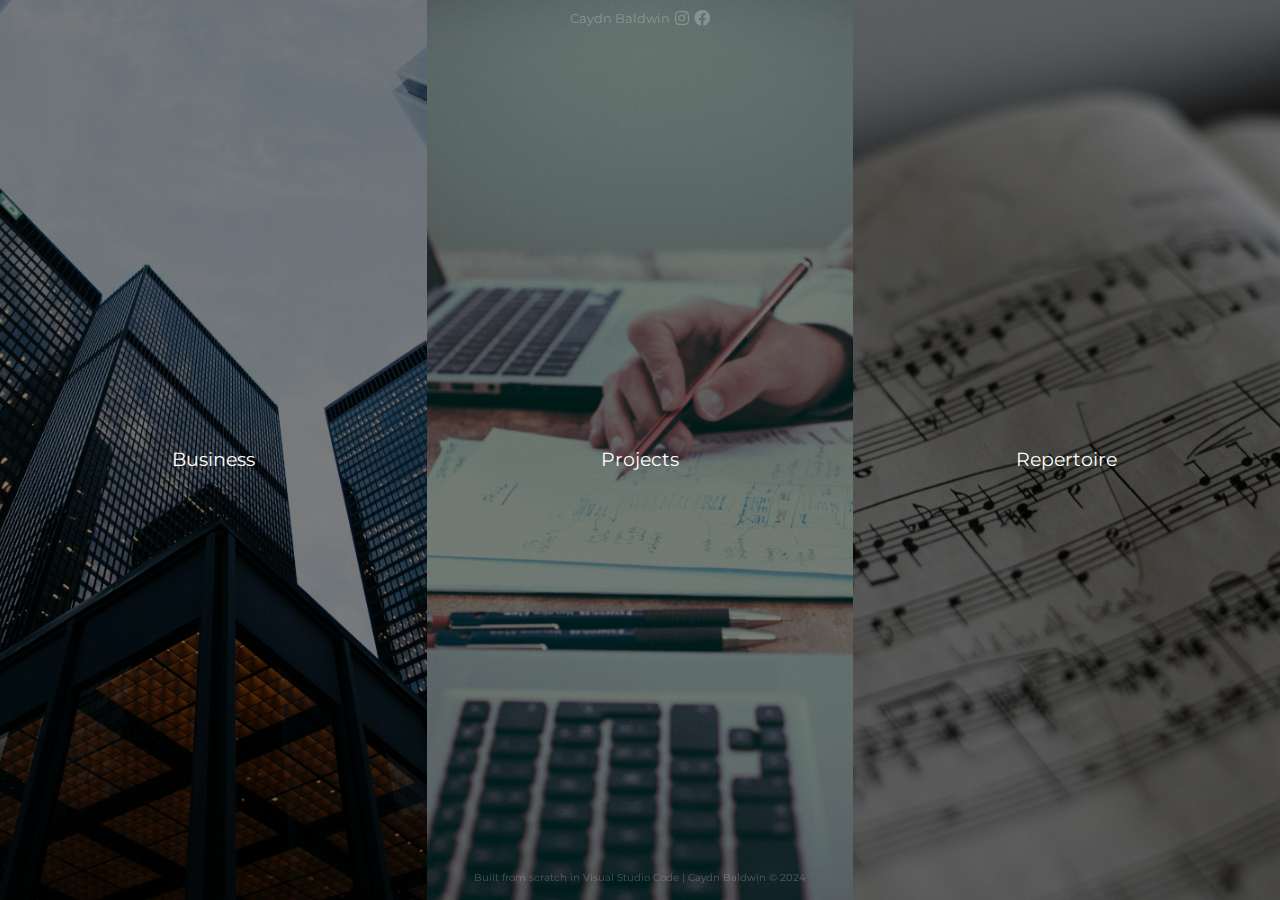
<file: index.html>
<!DOCTYPE html>
<html lang="en">
<head>
    <meta charset="UTF-8">
    <meta name="viewport" content="width=device-width, initial-scale=1.0">
    <title>caydnbaldwin.com</title> <!-- tab title -->
    <link rel="icon" type="image/x-icon" href="assets/headshot8.ico"> <!-- tab icon -->
    <link rel="stylesheet" href="css/index.css"> <!-- stylesheet -->
    <link rel="stylesheet" href="css/header-footer.css">
    <!-- google fonts: montserrat -->
    <link rel="preconnect" href="https://fonts.googleapis.com"> <!-- preconnect for montserrat -->
    <link rel="preconnect" href="https://fonts.gstatic.com" crossorigin> <!-- preconnect for montserrat with crossorigin -->
    <link href="https://fonts.googleapis.com/css2?family=Montserrat:ital,wght@0,100..900;1,100..900&display=swap" rel="stylesheet"> <!-- montserrat font -->
    <!-- font awesome -->
    <link rel="stylesheet" href="https://cdnjs.cloudflare.com/ajax/libs/font-awesome/6.0.0-beta3/css/all.min.css">
    <!-- preview -->
    <meta property="og:title" content="Caydn Baldwin" />
    <meta property="og:description" content="Caydn Baldwin's personal website." />
    <meta property="og:image" content="/assets/thumbnail.jpg" />
    <meta property="og:url" content="https://caydnbaldwin.com" />
    <meta property="og:type" content="website" />
</head>

<body>
    <!-- header -->
    <header>
        <a href="/index.html" id="header-title"><p>Caydn Baldwin</p></a>
        <!-- instagram -->
        <a href="https://www.instagram.com/caydnbaldwin/" class="nav-fabcons" target="_blank"><i class="fa-brands fa-instagram"></i></a>
        <!-- facebook -->
        <a href="https://www.facebook.com/caydn.baldwin/" class="nav-fabcons" target="_blank"><i class="fa-brands fa-facebook"></i></a>
    </header>

    <!-- main -->
    <main>
        <!-- business -->
        <div class="section section-business">
            <div class="background"></div>
            <div class="title-container">
                <a href="https://www.linkedin.com/in/caydnbaldwin/" target="_blank"><h2 class="title">Business</h2></a>
            </div>
            <div class="content-container">
                <a class="fabcons" href="https://www.linkedin.com/in/caydnbaldwin/" target="_blank">
                    <i class="fab fa-brands fa-linkedin" aria-hidden="true"></i>
                </a>
            </div>
        </div>
        <!-- projects -->
        <div class="section section-projects">
            <div class="background"></div>
            <div class="title-container">
                <a href="https://github.com/caydnbaldwin/" target="_blank"><h2 class="title">Projects</h2></a>
                
            </div>
            <div class="content-container">
                <a class="fabcons" href="https://github.com/caydnbaldwin/" target="_blank">
                    <i class="fab fa-github" aria-hidden="true"></i>
                </a>
            </div>
        </div>
        <!-- repertoire -->
        <div class="section section-repertoire">
            <div class="background"></div>
            <div class="title-container">
                <a href="html/repertoire.html"><h2 class="title">Repertoire</h2></a>
            </div>
            <div class="content-container">
                <a class="fabcons" href="html/repertoire.html">
                    <i class="fa-solid fa-music" aria-hidden="true"></i>
                </a>
            </div>
        </div>
    </main>

    <!-- footer -->
    <footer>
        <p>Built from scratch in Visual Studio Code | Caydn Baldwin &copy; 2024</p>
    </footer>

</body>
</html>
</file>
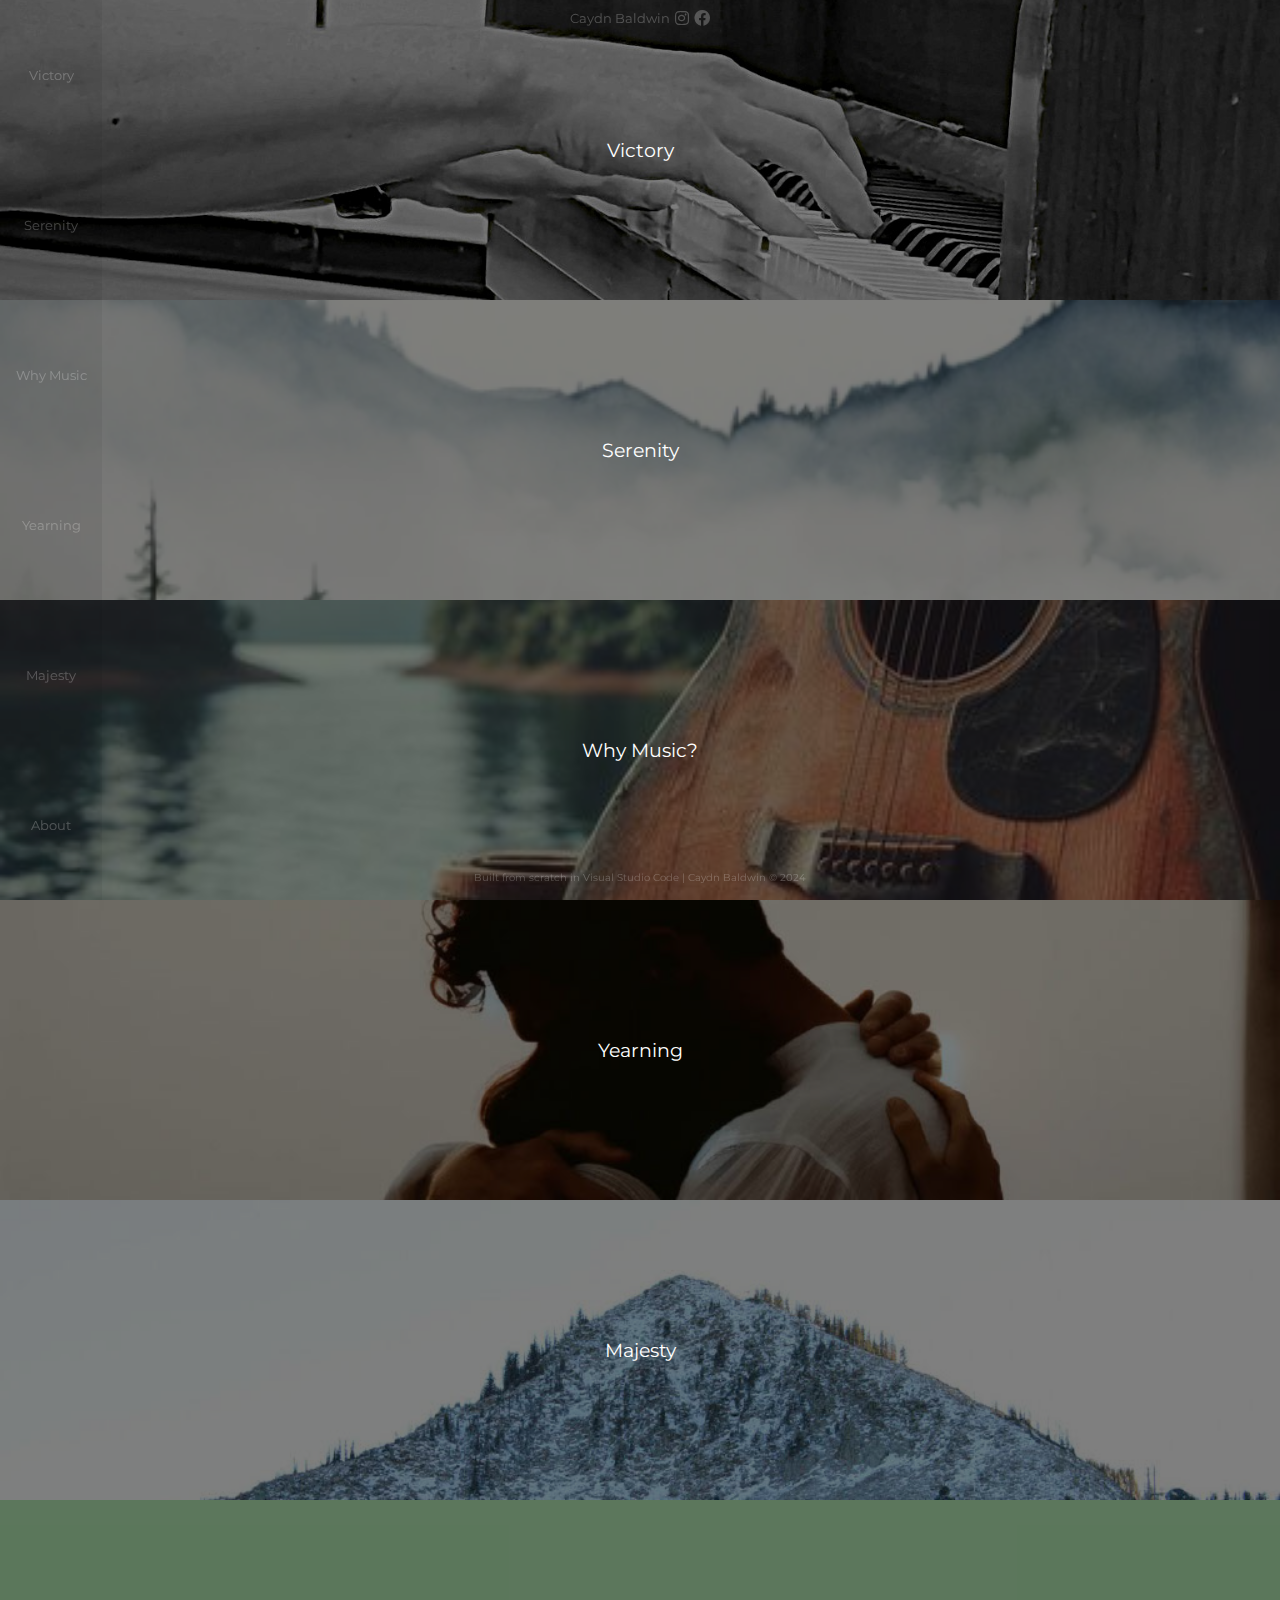
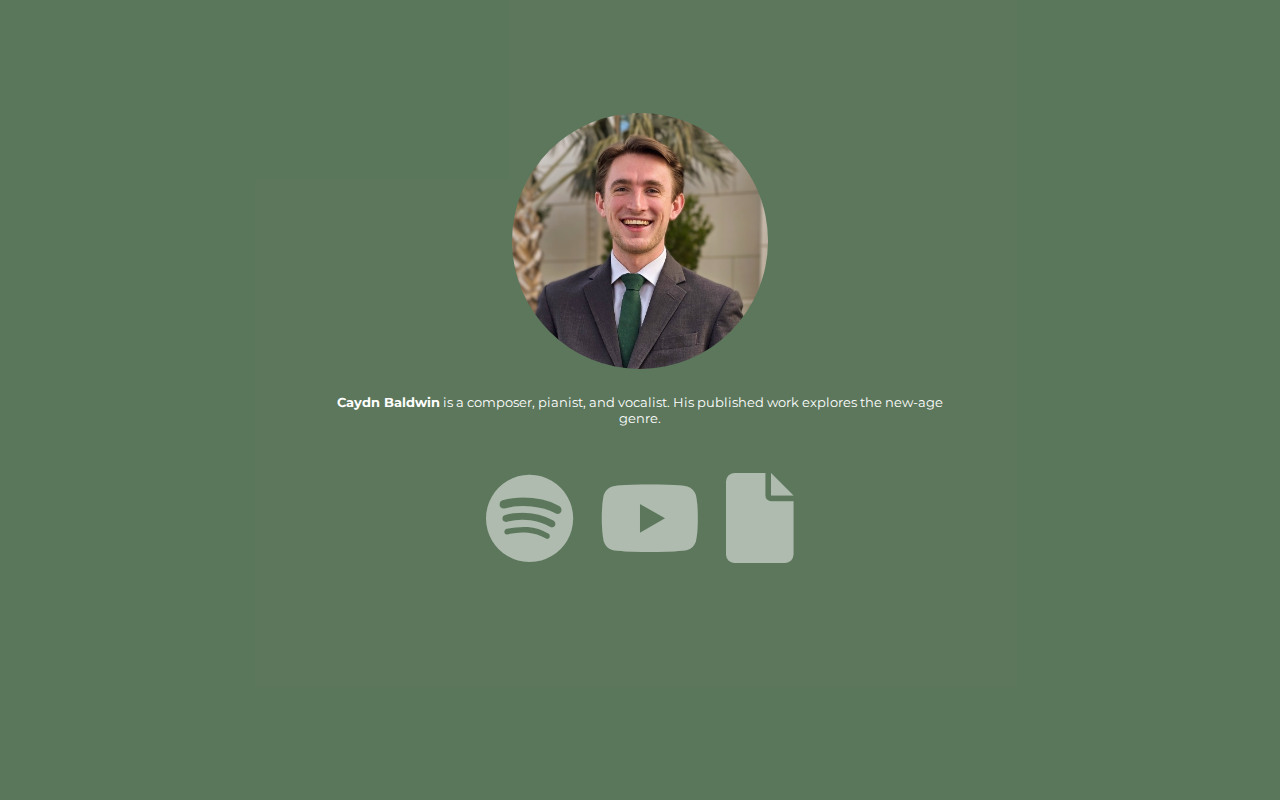
<file: html/repertoire.html>
<!DOCTYPE html>
<html lang="en">
<head>
    <meta charset="UTF-8">
    <meta name="viewport" content="width=device-width, initial-scale=1.0">
    <title>caydnbaldwin.com | repertoire</title> <!-- tab title -->
    <link rel="icon" type="image/x-icon" href="/assets/headshot8.ico"> <!-- tab icon -->
    <link rel="stylesheet" href="/css/repertoire.css">
    <link rel="stylesheet" href="/css/header-footer.css">
    <!-- google fonts: montserrat -->
    <link rel="preconnect" href="https://fonts.googleapis.com"> <!-- preconnect for montserrat -->
    <link rel="preconnect" href="https://fonts.gstatic.com" crossorigin> <!-- preconnect for montserrat with crossorigin -->
    <link href="https://fonts.googleapis.com/css2?family=Montserrat:ital,wght@0,100..900;1,100..900&display=swap" rel="stylesheet"> <!-- montserrat font -->
    <!-- font awesome -->
    <link rel="stylesheet" href="https://cdnjs.cloudflare.com/ajax/libs/font-awesome/6.0.0-beta3/css/all.min.css">
</head>

<body>
    <!-- header -->
    <header>
        <a href="/index.html" id="header-title"><p>Caydn Baldwin</p></a>
        <!-- instagram -->
        <a href="https://www.instagram.com/caydnbaldwin/" class="nav-fabcons" target="_blank"><i class="fa-brands fa-instagram"></i></a>
        <!-- facebook -->
        <a href="https://www.facebook.com/caydn.baldwin/" class="nav-fabcons" target="_blank"><i class="fa-brands fa-facebook"></i></a>
    </header>

    <!-- main -->
    <main>
        <!-- victory -->
        <div id="section-victory" class="section section-victory">
            <div class="background"></div>
            <div class="title-container">
                <h2 class="title">Victory</h2>
            </div>
            <div class="content-container">
                <div class="fabcons-container">
                    <!-- spotify -->
                    <a href="https://open.spotify.com/track/4yWlLsC3dydClur3n4wtuk?si=0056180bc8354143" class="fabcons" target="_blank"><i class="fa-brands fa-spotify"></i></a>
                    <!-- youtube -->
                    <a href="https://youtu.be/MF9cdiGV2Ug?feature=shared" class="fabcons" target="_blank"><i class="fa-brands fa-youtube"></i></a>
                    <!-- sheet music -->
                    <a href="https://www.musicnotes.com/marketplace/sheetmusic/MK0086140" class="fabcons" target="_blank"><i class="fa-solid fa-file"></i></a>
                </div>
            </div>
        </div>
        <!-- serenity -->
        <div id="section-serenity" class="section section-serenity">
            <div class="background"></div>
            <div class="title-container">
                <h2 class="title">Serenity</h2>
            </div>
            <div class="content-container">
                <div class="fabcons-container">
                    <!-- spotify -->
                    <a href="https://open.spotify.com/track/688DQmd61Ouqdvsh7Bz1fW?si=2d3f8a170ccd4e71" class="fabcons" target="_blank"><i class="fa-brands fa-spotify"></i></a>
                    <!-- youtube -->
                    <a href="https://youtu.be/RZN_meHawyE?feature=shared" class="fabcons" target="_blank"><i class="fa-brands fa-youtube"></i></a>
                </div>
            </div>
        </div>
        <!-- why music -->
        <div id="section-why-music" class="section section-why-music">
            <div class="background"></div>
            <div class="title-container">
                <h2 class="title">Why Music?</h2>
            </div>
            <div class="content-container">
                <div class="fabcons-container">
                    <!-- spotify -->
                    <a href="https://open.spotify.com/track/4Bb9Qp0OblbQzczk1yMPOn?si=feee1faabe6d4115" class="fabcons" target="_blank"><i class="fa-brands fa-spotify"></i></a>
                    <!-- youtube -->
                    <a href="https://youtu.be/nJFwys7LeRA?feature=shared" class="fabcons" target="_blank"><i class="fa-brands fa-youtube"></i></a>
                </div>
            </div>
        </div>
        <!-- yearning -->
        <div id="section-yearning" class="section section-yearning">
            <div class="background"></div>
            <div class="title-container">
                <h2 class="title">Yearning</h2>
            </div>
            <div class="content-container">
                <div class="fabcons-container">
                    <!-- spotify -->
                    <a href="https://open.spotify.com/track/7y3BwTcsbR6SAbX8KchX7S?si=c862692e1aa64038" class="fabcons" target="_blank"><i class="fa-brands fa-spotify"></i></a>
                    <!-- youtube -->
                    <a href="https://youtu.be/C_z4kdSZwog?feature=shared" class="fabcons" target="_blank"><i class="fa-brands fa-youtube"></i></a>
                </div>
            </div>
        </div>
        <!-- majesty -->
        <div id="section-majesty" class="section section-majesty">
            <div class="background"></div>
            <div class="title-container">
                <h2 class="title">Majesty</h2>
            </div>
            <div class="content-container">
                <div class="fabcons-container">
                    <!-- spotify -->
                    <a href="https://open.spotify.com/track/3TytB8ncN2jCNJRe2hxsxX?si=ed00789c48a04789" class="fabcons" target="_blank"><i class="fa-brands fa-spotify"></i></a>
                    <!-- youtube -->
                    <a href="https://youtu.be/tL6jQk59nEk?feature=shared" class="fabcons" target="_blank"><i class="fa-brands fa-youtube"></i></a>
                    <!-- sheet music -->
                    <a href="https://www.musicnotes.com/marketplace/sheetmusic/MK0052837" class="fabcons" target="_blank"><i class="fa-solid fa-file"></i></a>
                </div>
            </div>
        </div>

        <div id="section-about" class="section-about">
            <div class="content-container-about">
                <img src="/assets/headshot8.jpg" alt="">
                <p><span>Caydn Baldwin</span> is a composer, pianist, and vocalist. His published work explores the new-age genre.</p>
                <div class="fabcons-container-about">
                    <!-- spotify -->
                    <a href="https://open.spotify.com/artist/0aiiIbuV6vz8ZsPbDffiGa?si=RcW5moMRSKytjVw3E8YKjA" class="fabcons" target="_blank"><i class="fa-brands fa-spotify"></i></a>
                    <!-- youtube -->
                    <a href="https://www.youtube.com/@CaydnBaldwin" class="fabcons" target="_blank"><i class="fa-brands fa-youtube"></i></a>
                    <!-- sheet music -->
                    <a href="https://www.musicnotes.com/marketplace/creator/5062/caydn-baldwin/" class="fabcons" target="_blank"><i class="fa-solid fa-file"></i></a>
                </div>
            </div>
        </div>

        <nav class="navbar">
            <a href="#section-victory" class="nav-victory">Victory</a>
            <a href="#section-serenity" class="nav-serenity">Serenity</a>
            <a href="#section-why-music" class="nav-why-music">Why Music</a>
            <a href="#section-yearning" class="nav-yearning">Yearning</a>
            <a href="#section-majesty" class="nav-majesty">Majesty</a>
            <a href="#section-about" class="nav-about">About</a>
        </nav>    
    </main>

    <!-- footer -->
    <footer>
        <p>Built from scratch in Visual Studio Code | Caydn Baldwin &copy; 2024</p>
    </footer>

</body>
</html>
</file>
<file: css/header-footer.css>
/* global */
body {
    font-family: 'Montserrat', sans-serif;
    margin: 0;
    padding: 0;
    height: 100vh;
    width: 100vw;
}

/* header */
header {
    position: fixed;
    margin: 0;
    padding: 0;
    top: 0;
    width: 100vw;
    height: 4vh;
    display: flex;
    justify-content: center;
    align-items: center;
    z-index: 1001;
    background-color: rgba(0, 0, 0, 0);
}

header a {
    text-decoration: none;
}

#header-title {
    color: rgba(255, 255, 255, 0.25);
    font-size: smaller;
    font-weight: 400;
}

#header-title:hover {
    color: white;
    font-weight: bold;
}

.nav-fabcons {
    color: rgba(255, 255, 255, 0.25);
    padding-left: 5px;
}

.nav-fabcons:hover {
    color: white;
    font-size: large;
}

/* footer styles */
footer {
    position: fixed;
    margin: 0;
    padding: 0;
    bottom: 0;
    width: 100vw;
    height: 5vh;
    display: flex;
    justify-content: center;
    align-items: center;
    z-index: 2;
}

footer p {
    padding: 0;
    margin: 0;
    font-size: x-small;
    font-weight: 400;
    color: rgba(255, 255, 255, 0.25);
}
</file>
<file: css/index.css>
/* reset scrollbar */
::-webkit-scrollbar {
    width: 0px;
    background: transparent;
}

/* main */
main {
    display: flex;
    flex-direction: row;
    justify-content: space-around;
    align-items: center;
    height: 100vh;
    width: 100vw;
    overflow: hidden;
    background-color: rgba(37, 75, 37, 0.5);
}

/* section */
.section {
    width: calc(100vw/3);
    height: 100vh;
    position: relative;
    overflow: hidden;
}

.section a {
    text-decoration: none;
}

.background {
    position: absolute;
    top: 0;
    left: 0;
    width: 100%;
    height: 100%;
    transition: all 0.5s ease;
    transform-origin: top;
    background-size: cover;
    background-position: center;
    z-index: 0;
}

.background::after {
    content: "";
    position: absolute;
    width: 100%;
    height: 100%;
    top: 0;
    left: 0;
    background-size: cover;
    background-position: center center;
    background-repeat: no-repeat;
    transition: all 0.5s ease;
}

.section:hover .background {
    transform: translateY(-100vh);
}

/* background image */
.section-business .background {
    background-image: url(/assets/backgroundResume.jpg);
}

.section-projects .background {
    background-image: url(/assets/backgroundProjects.jpg);
}

.section-repertoire .background {
    background-image: url(/assets/backgroundRepertoire.jpg);
}

/* dark overlay */
.background::before {
    content: "";
    position: absolute;
    top: 0;
    left: 0;
    right: 0;
    bottom: 0;
    background-color: rgba(0, 0, 0, .5);
    z-index: 1;
}

/* title container */
.title-container {
    position: absolute;
    left: 0;
    top: 46vh;
    width: calc(100vw/3);
    height: 10vh;
    display: flex;
    align-items: center;
    justify-content: center;
    transition: all 0.5s ease;
    z-index: 2;
}

.section:hover .title-container {
    transform: translateY(-10vh);
}

/* content container */
.content-container {
    position: absolute;
    bottom: 0;
    left: 0;
    width: 100%;
    height: 100%;
    display: flex;
    flex-direction: column;
    align-items: center;
    justify-content: center;
    background-color: rgba(37, 73, 37, 0.5);
    transform: translateY(100%);
    transition: transform 0.5s ease;
}

.section:hover .content-container {
    transform: translateY(0);
}

/* title and content styles */
.title {
    color: white;
    font-size: larger;
    font-weight: 400;
    margin: 0;
    text-align: center;
    transition: all 0.5s ease;
}

.section:hover .title {
    color: rgba(255, 255, 255, 0.5);
}

.fabcons {
    padding-top: 5%;
    color: rgba(255, 255, 255, 0.5);
    font-size: 10vh;
    text-decoration: none;
}

.section:hover .title:hover,
.section:hover .fabcons:hover {
    color: white;
    transition: none;
}


/* Mobile view */
@media (max-width: 768px) {
    main {
        flex-direction: column;
    }

    .section {
        width: 100vw;
        height: calc(100vh/3);
    }

    .background {
        width: 100vw;
        height: calc(100vh/3);
        transform-origin: right;
    }

    .section:hover .background {
        transform: none;
    }

    .title-container {
        top: 0;
        right: 0;
        width: 100%;
        height: 50%;
    }

    .title {
        color: white;
        transition: none;
    }

    .section:hover .title-container {
        transform: none;
    }

    .section:hover .title {
        color: white;
    }

    .section:hover .title:hover {
        color: white;
        transition: none;
    }

    .section:hover .fabcons:hover {
        color: rgba(255, 255, 255, 0.5);
        transition: none;
    }

    .content-container {
        position: absolute;
        top: 0;
        right: 0;
        width: 100%;
        height: 100%;
        display: flex;
        align-items: center;
        justify-content: center;
        background-color: rgba(0, 0, 0, 0);
        transform: none;
        transition: none;
        z-index: 3;
    }

    .section:hover .content-container {
        transform: none;
    }
}
</file>
<file: css/repertoire.css>
/* Reset scrollbar */
::-webkit-scrollbar {
    width: 0px;
    background: transparent;
}

html {
    scroll-behavior: smooth;
}

/* Main */
main {
    display: flex;
    flex-direction: column;
    justify-content: space-around;
    align-items: center;
    height: auto;
    width: 100vw;
    overflow: hidden;
    background-color: rgba(37, 75, 37, 0.5);
}

/* Navbar */
.navbar {
    position: fixed;
    bottom: 0;
    left: 0;
    width: 8vw;
    height: 100vh;
    display: flex;
    flex-direction: column;
    align-items: center;
    justify-content: space-around;
    z-index: 5;
    background-color: rgba(0, 0, 0, 0.05);
}

.navbar a {
    font-size: smaller;
    color: rgba(255, 255, 255, 0.25);
    text-decoration: none;
    padding: 10px;
    text-align: center;
    transition: all 0.5s ease;
}

.navbar a:hover,
.section-victory:hover ~ .navbar .nav-victory,
.section-serenity:hover ~ .navbar .nav-serenity,
.section-why-music:hover ~ .navbar .nav-why-music,
.section-yearning:hover ~ .navbar .nav-yearning,
.section-majesty:hover ~ .navbar .nav-majesty,
.section-about:hover ~ .navbar .nav-about {
    color: white;
    font-weight: bold;
}

/* Section */
.section {
    width: 100vw;
    height: calc(100vh/3);
    position: relative;
    overflow: hidden;
}

.section-about {
    width: 100vw;
    height: 100vh;
    position: relative;
    overflow: hidden;
}

.background {
    position: absolute;
    top: 0;
    left: 0;
    width: 100vw;
    height: calc(100vh/3);
    transition: all 0.5s ease;
    transform-origin: right;
    background-size: cover;
    background-position: center;
    z-index: 1;
}

.background::after {
    content: "";
    position: absolute;
    width: 100%;
    height: 100%;
    top: 0;
    left: 0;
    background-size: cover;
    background-position: center center;
    background-repeat: no-repeat;
    transition: all 0.5s ease;
}

.section:hover .background {
    transform: scale(1, 1);
    width: 20vw;
    left: 80vw;
}

.section:hover .background::before {
    background-color: rgba(0, 0, 0, 0);
    scale: 1;
}

/* Background images */
.section-victory .background::after {
    background-image: url(/assets/mobile-victory.jpg);
}

.section-serenity .background::after {
    background-image: url(/assets/mobile-serenity.png);
}

.section-why-music .background::after {
    background-image: url(/assets/mobile-why-music.png);
}

.section-yearning .background::after {
    background-image: url(/assets/mobile-yearning.jpg);
}

.section-majesty .background::after {
    background-image: url(/assets/mobile-majesty.jpg);
}

.section-victory:hover .background::after {
    background-image: url(/assets/victory.jpg);
}

.section-serenity:hover .background::after {
    background-image: url(/assets/serenity.png);
}

.section-why-music:hover .background::after {
    background-image: url(/assets/why-music.jpg);
}

.section-yearning:hover .background::after {
    background-image: url(/assets/yearning.png);
}

.section-majesty:hover .background::after {
    background-image: url(/assets/majesty.jpg);
}

/* Dark overlay */
.background::before {
    content: "";
    position: absolute;
    top: 0;
    left: 0;
    right: 0;
    bottom: 0;
    background-color: rgba(0, 0, 0, 0.5);
    z-index: 2;
    transition: background-color 0.5s ease;
}

/* Title container */
.title-container {
    position: absolute;
    top: 0;
    right: 0;
    width: 100%;
    height: 100%;
    display: flex;
    align-items: center;
    justify-content: center;
    transition: all 0.5s ease;
    z-index: 1;
}

.section:hover .title-container {
    width: 20%;
}

/* Content container */
.content-container {
    position: absolute;
    top: 0;
    right: 0;
    width: 80%;
    height: 100%;
    display: flex;
    flex-direction: column;
    align-items: center;
    justify-content: center;
    background-color: rgba(37, 73, 37, 0.5);
    transform: translateX(-100%);
    transition: all 0.5s ease;
}

.content-container-about {
    position: absolute;
    top: 0;
    width: 100vw;
    height: 100%;
    display: flex;
    flex-direction: column;
    align-items: center;
    justify-content: center;
    background-color: rgba(37, 73, 37, 0.5);
}

.content-container-about span {
    color: white;
    font-size: small;
    font-weight: bold;
    margin: 0;
    text-align: center;
}

.section:hover .content-container {
    transform: translateX(-25%);
}

/* Title and content styles */
.title {
    color: white;
    font-size: larger;
    font-weight: 400;
    margin: 0;
    text-align: center;
    transition: all 0.5s ease;
}

.section:hover .title {
    color: rgba(0, 0, 0, 0);
}

main p {
    color: white;
    padding: 2vw;
    padding-left: 10vw;
    padding-right: 10vw;
    font-size: smaller;
    font-weight: 400;
    margin: 0;
    text-align: center;
}

.fabcons-container {
    margin-left: 9vw;
    display: flex;
}

.fabcons-container-about {
    display: flex;
    flex-direction: row;
    justify-content: center;
    align-items: center;
    padding: 0;
}

.fabcons {
    padding: 1vw;
    color: rgba(255, 255, 255, 0.5);
    font-size: 10vh;
    text-decoration: none;
}

.fabcons:hover {
    color: white
}

img {
    width: 20vw;
    height: auto;
    border-radius: 50%;
    object-fit: cover;
}

.content-container-about p {
    width: 50%;
}

@media (max-width: 768px) {
    main {
        flex-direction: column;
    }

    .navbar {
        width: 20vw;
        height: 100dvh;
    }

    .navbar a {
        padding: 0;
    }

    .background {
        transition: none;
        transform-origin: none;
    }

    .background::after {
        background-position: center center;
        transition: none;
        transform: scale(1);
    }

    .section-victory .background::after {
        background-image: url(/assets/mobile-victory.jpg);
    }

    .section-serenity .background::after {
        background-image: url(/assets/mobile-serenity.png);
    }

    .section-why-music .background::after {
        background-image: url(/assets/mobile-why-music.png);
    }

    .section-yearning .background::after {
        background-image: url(/assets/mobile-yearning.jpg);
    }

    .section-majesty .background::after {
        background-image: url(/assets/mobile-majesty.jpg);
    }

    .section-victory:hover .background::after {
        background-image: url(/assets/mobile-victory.jpg);
    }

    .section-serenity:hover .background::after {
        background-image: url(/assets/mobile-serenity.png);
    }

    .section-why-music:hover .background::after {
        background-image: url(/assets/mobile-why-music.png);
    }

    .section-yearning:hover .background::after {
        background-image: url(/assets/mobile-yearning.jpg);
    }

    .section-majesty:hover .background::after {
        background-image: url(/assets/mobile-majesty.jpg);
    }

    .background::before {
        background-color: rgba(0, 0, 0, 0.5);
    }

    .section:hover .background {
        transform: none;
        width: 100vw;
        left: 0;
    }

    .section:hover .background::before {
        background-color: rgba(0, 0, 0, 0.5);
    }

    .background::before {
        transition: none;
    }

    .title-container {
        height: 65%;
        transition: none;
    }

    .section:hover .title-container {
        width: 100%;
    }

    .content-container {
        width: 100%;
        flex-direction: row;
        background-color: rgba(0, 0, 0, 0);
        transform: none;
        transition: none;
        z-index: 1;
    }

    .section:hover .content-container {
        transform: none;
    }

    .title {
        transition: none;
    }

    .section:hover .title {
        color: white;
    }

    .fabcons-container {
        margin-left: 0;
        padding-top: 5vh;
    }

    .section:hover .title-container {
        transform: none;
    }

    .fabcons:hover {
        color: rgba(255, 255, 255, 0.5);
        transition: none;
    }

    img {
        width: 50vw;
        height: auto;
    }
}
</file>
